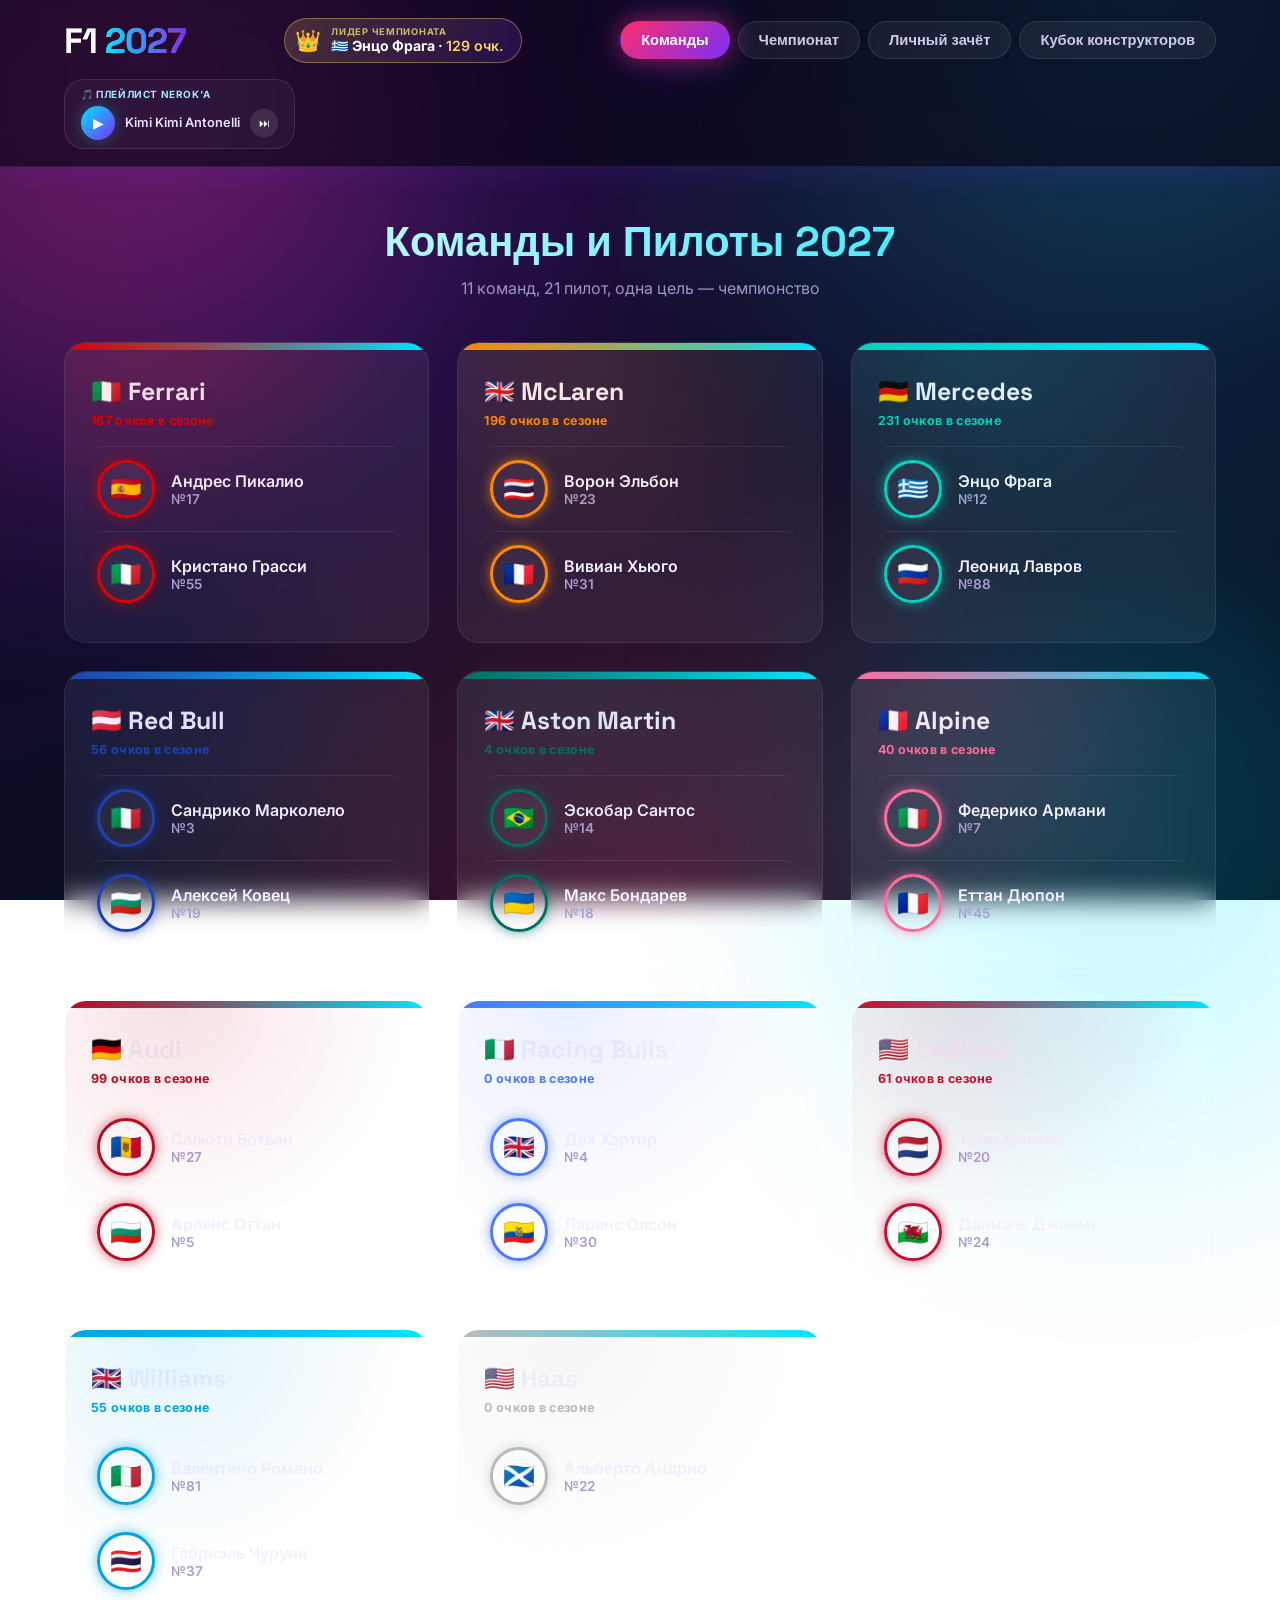
<file: index.html>
<!DOCTYPE html>
<html lang="ru">
<head>
<meta charset="UTF-8">
<meta name="viewport" content="width=device-width, initial-scale=1.0">
<title>F1 2027 • Сезон</title>
<link href="https://fonts.googleapis.com/css2?family=Inter:wght@400;500;600;700;800&family=Space+Grotesk:wght@500;600;700;800&display=swap" rel="stylesheet">
<style>
:root{
    --red:#ff2d6b;
    --accent:#7b2ff7;
    --accent2:#00e5ff;
    --gold:#ffd166;
    --silver:#cfd8e3;
    --bronze:#e8985e;
    --glass: rgba(255,255,255,0.06);
    --glass-strong: rgba(255,255,255,0.1);
}
*{margin:0;padding:0;box-sizing:border-box;}
html{scroll-behavior:smooth;}
body{
    min-height:100vh;
    font-family:'Inter',sans-serif;
    color:#f3f1ff;
    background:
        radial-gradient(circle at 12% 8%, rgba(123,47,247,0.35), transparent 45%),
        radial-gradient(circle at 88% 0%, rgba(0,229,255,0.25), transparent 40%),
        radial-gradient(circle at 50% 100%, rgba(255,45,107,0.25), transparent 50%),
        linear-gradient(160deg, #0b0518 0%, #150a2b 35%, #0a0f24 70%, #060512 100%);
    background-attachment:fixed;
    overflow-x:hidden;
    position:relative;
}
/* decorative blurred glow shapes */
body::before, body::after{
    content:"";
    position:fixed;
    width:600px;height:600px;
    border-radius:50%;
    filter:blur(120px);
    z-index:0;
    pointer-events:none;
}
body::before{
    background:rgba(255,45,107,0.25);
    top:-200px; left:-200px;
    animation:float1 18s ease-in-out infinite;
}
body::after{
    background:rgba(0,229,255,0.2);
    bottom:-250px; right:-150px;
    animation:float2 22s ease-in-out infinite;
}
@keyframes float1{0%,100%{transform:translate(0,0);}50%{transform:translate(80px,60px);}}
@keyframes float2{0%,100%{transform:translate(0,0);}50%{transform:translate(-60px,-80px);}}

header{
    background:rgba(10,6,22,0.65);
    backdrop-filter:blur(18px);
    -webkit-backdrop-filter:blur(18px);
    border-bottom:1px solid rgba(255,255,255,0.08);
    box-shadow:0 4px 30px rgba(123,47,247,0.15);
    padding:1.1rem 5%;
    display:flex;
    justify-content:space-between;
    align-items:center;
    flex-wrap:wrap;
    gap:16px;
    position:sticky;
    top:0;
    z-index:100;
}
.logo{
    font-family:'Space Grotesk', sans-serif;
    font-size:2.2rem;
    font-weight:800;
    letter-spacing:-1px;
    background:linear-gradient(90deg,#fff 30%, var(--red) 70%);
    -webkit-background-clip:text;
    background-clip:text;
    -webkit-text-fill-color:transparent;
}
.logo span{
    background:linear-gradient(90deg, var(--accent2), var(--accent));
    -webkit-background-clip:text;
    background-clip:text;
    -webkit-text-fill-color:transparent;
}

.leader-badge{
    display:flex;
    align-items:center;
    gap:10px;
    background:linear-gradient(135deg, rgba(255,209,102,0.18), rgba(123,47,247,0.18));
    border:1px solid rgba(255,209,102,0.4);
    border-radius:50px;
    padding:7px 18px 7px 10px;
    cursor:pointer;
    transition:all 0.3s;
}
.leader-badge:hover{
    border-color:rgba(255,209,102,0.7);
    box-shadow:0 0 25px rgba(255,209,102,0.3);
    transform:translateY(-2px);
}
.leader-badge .crown{
    font-size:1.3rem;
    animation:crownPulse 2.2s ease-in-out infinite;
}
@keyframes crownPulse{
    0%,100%{transform:scale(1) rotate(0deg); filter:drop-shadow(0 0 4px rgba(255,209,102,0.5));}
    50%{transform:scale(1.15) rotate(-4deg); filter:drop-shadow(0 0 12px rgba(255,209,102,0.9));}
}
.leader-badge .leader-info{display:flex; flex-direction:column; line-height:1.25;}
.leader-badge .leader-label{
    font-size:0.58rem;
    text-transform:uppercase;
    letter-spacing:0.08em;
    color:#cbb86b;
    font-weight:700;
}
.leader-badge .leader-name{
    font-size:0.88rem;
    font-weight:700;
    color:#fff;
    white-space:nowrap;
}
.leader-badge .leader-points{
    color:var(--gold);
    font-weight:600;
}

.nav{display:flex;gap:8px;flex-wrap:wrap;}
.nav button{
    padding:10px 20px;
    background:var(--glass);
    border:1px solid rgba(255,255,255,0.1);
    color:#cfc9e8;
    border-radius:50px;
    font-weight:600;
    font-size:0.92rem;
    cursor:pointer;
    transition:all 0.3s;
    white-space:nowrap;
}
.nav button:hover{
    border-color:rgba(255,255,255,0.3);
    color:#fff;
    transform:translateY(-2px);
}
.nav button.active{
    background:linear-gradient(135deg, var(--red), var(--accent));
    color:white;
    border-color:transparent;
    box-shadow:0 0 25px rgba(255,45,107,0.5), 0 0 50px rgba(123,47,247,0.3);
}

.music-controls{
    display:flex;
    flex-direction:column;
    gap:6px;
    background:rgba(255,255,255,0.04);
    border:1px solid rgba(255,255,255,0.1);
    border-radius:20px;
    padding:8px 16px;
}
.playlist-label{
    font-size:0.62rem;
    font-weight:700;
    text-transform:uppercase;
    letter-spacing:0.06em;
    color:#9fe8ff;
    white-space:nowrap;
}
.player-row{
    display:flex;
    align-items:center;
    gap:10px;
}
.play-btn, .next-btn{
    background:linear-gradient(135deg, var(--accent2), var(--accent));
    color:white;
    border:none;
    width:34px; height:34px;
    border-radius:50%;
    font-size:0.85rem;
    cursor:pointer;
    box-shadow:0 0 16px rgba(0,229,255,0.3);
    transition:all 0.3s;
    display:flex;
    align-items:center;
    justify-content:center;
    flex-shrink:0;
}
.play-btn:hover, .next-btn:hover{transform:scale(1.08); box-shadow:0 0 24px rgba(0,229,255,0.5);}
.play-btn.playing{animation:pulseGlow 1.6s ease-in-out infinite;}
.next-btn{width:28px; height:28px; font-size:0.7rem; background:rgba(255,255,255,0.1); box-shadow:none;}
.next-btn:hover{background:rgba(255,255,255,0.18);}
@keyframes pulseGlow{
    0%,100%{box-shadow:0 0 16px rgba(0,229,255,0.4);}
    50%{box-shadow:0 0 28px rgba(123,47,247,0.6);}
}
.track-name{
    font-size:0.8rem;
    font-weight:600;
    color:#e8e3ff;
    max-width:160px;
    white-space:nowrap;
    overflow:hidden;
    text-overflow:ellipsis;
}

.container{max-width:1350px; margin:0 auto; padding:48px 5% 80px; position:relative; z-index:1;}

.tab-content{display:none; animation:fadeIn 0.5s ease;}
.tab-content.active{display:block;}
@keyframes fadeIn{from{opacity:0; transform:translateY(12px);} to{opacity:1; transform:translateY(0);}}

.page-title{
    text-align:center;
    font-family:'Space Grotesk', sans-serif;
    font-size:2.6rem;
    font-weight:700;
    margin-bottom:10px;
    background:linear-gradient(90deg,#fff, var(--accent2));
    -webkit-background-clip:text;
    background-clip:text;
    -webkit-text-fill-color:transparent;
}
.page-subtitle{
    text-align:center;
    color:#9d94c4;
    font-size:1rem;
    margin-bottom:44px;
}

/* ===== TEAMS ===== */
.grid{
    display:grid;
    grid-template-columns:repeat(auto-fill, minmax(340px, 1fr));
    gap:28px;
}
.team-card{
    background:var(--glass);
    backdrop-filter:blur(14px);
    -webkit-backdrop-filter:blur(14px);
    border-radius:22px;
    overflow:hidden;
    border:1px solid rgba(255,255,255,0.08);
    transition:all 0.4s cubic-bezier(.2,.8,.2,1);
    position:relative;
}
.team-card::before{
    content:"";
    position:absolute;
    inset:0;
    background:radial-gradient(circle at 30% 0%, var(--team-color), transparent 60%);
    opacity:0.12;
    pointer-events:none;
}
.team-card:hover{
    transform:translateY(-10px) scale(1.015);
    border-color:rgba(255,255,255,0.2);
    box-shadow:0 30px 60px -10px rgba(0,0,0,0.5), 0 0 40px -5px var(--team-color);
}
.team-header{height:7px; background:linear-gradient(90deg, var(--team-color), var(--accent2));}
.team-body{padding:26px;}
.team-name{
    font-family:'Space Grotesk', sans-serif;
    font-size:1.55rem;
    font-weight:700;
    margin-bottom:6px;
    display:flex;
    align-items:center;
    gap:10px;
}
.team-points{
    font-size:0.78rem;
    color:var(--team-color);
    font-weight:700;
    margin-bottom:18px;
    letter-spacing:0.3px;
}
.pilot{
    display:flex;
    align-items:center;
    gap:16px;
    padding:13px 6px;
    border-top:1px solid rgba(255,255,255,0.08);
    border-radius:12px;
    transition:background 0.25s;
}
.pilot:hover{background:rgba(255,255,255,0.04);}
.pilot-photo{
    width:58px; height:58px; border-radius:50%;
    display:flex; align-items:center; justify-content:center;
    font-size:1.6rem;
    border:3px solid var(--team-color);
    background:rgba(255,255,255,0.05);
    flex-shrink:0;
    box-shadow:0 0 15px -3px var(--team-color);
}
.pilot-name{font-weight:600; font-size:1rem;}
.pilot-num{color:#a89fcf; font-size:0.85rem; font-weight:600;}

/* ===== CHAMPIONSHIP / RACES ===== */
.race{
    background:var(--glass);
    backdrop-filter:blur(14px);
    -webkit-backdrop-filter:blur(14px);
    padding:26px 28px;
    border-radius:20px;
    margin-bottom:26px;
    border:1px solid rgba(255,255,255,0.08);
    border-left:5px solid var(--red);
    transition:transform 0.3s;
}
.race:hover{transform:translateX(4px);}
.race h3{
    margin-bottom:18px;
    font-size:1.35rem;
    font-family:'Space Grotesk', sans-serif;
    font-weight:600;
}
.pos{
    padding:13px 18px;
    background:rgba(255,255,255,0.05);
    border-radius:14px;
    margin-bottom:9px;
    font-weight:500;
    display:flex;
    align-items:center;
    gap:10px;
    transition:transform 0.2s;
}
.pos:hover{transform:translateX(6px);}
.gold{border-left:4px solid var(--gold); box-shadow:inset 0 0 25px -10px var(--gold);}
.silver{border-left:4px solid var(--silver); box-shadow:inset 0 0 25px -10px var(--silver);}
.bronze{border-left:4px solid var(--bronze); box-shadow:inset 0 0 25px -10px var(--bronze);}

.other-pos{
    background:rgba(255,255,255,0.03);
    color:#b7aedd;
    font-size:0.92rem;
    padding:10px 18px;
}
.pos-num{
    display:inline-block;
    width:22px;
    color:#7a71a0;
    font-weight:700;
    font-size:0.82rem;
}
.podium-toggle{
    display:block;
    margin:6px auto 0;
    background:var(--glass);
    border:1px solid rgba(255,255,255,0.12);
    color:#cfc9e8;
    padding:8px 18px;
    border-radius:30px;
    font-size:0.78rem;
    font-weight:600;
    cursor:pointer;
    transition:all 0.25s;
}
.podium-toggle:hover{
    background:linear-gradient(135deg, var(--red), var(--accent));
    color:#fff;
    border-color:transparent;
}
.podium .other-pos{display:none;}
.podium.expanded .other-pos{display:flex; align-items:center; gap:6px;}

/* ===== STANDINGS TABLES (Личный зачёт / Кубок конструкторов) ===== */
.standings-wrap{
    background:var(--glass);
    backdrop-filter:blur(14px);
    -webkit-backdrop-filter:blur(14px);
    border-radius:24px;
    border:1px solid rgba(255,255,255,0.08);
    overflow-x:auto;
    margin-bottom:40px;
}
table.standings{
    width:100%;
    min-width:640px;
    border-collapse:collapse;
}
table.standings thead th{
    text-align:left;
    padding:18px 22px;
    font-size:0.72rem;
    text-transform:uppercase;
    letter-spacing:0.08em;
    color:#9d94c4;
    border-bottom:1px solid rgba(255,255,255,0.1);
    font-weight:700;
    background:rgba(255,255,255,0.03);
    white-space:nowrap;
}
table.standings tbody tr{
    border-bottom:1px solid rgba(255,255,255,0.05);
    transition:background 0.25s;
}
table.standings tbody tr:last-child{border-bottom:none;}
table.standings tbody tr:hover{background:rgba(255,255,255,0.05);}
table.standings td{padding:16px 22px; font-size:0.98rem;}
.rank-cell{
    font-family:'Space Grotesk', sans-serif;
    font-weight:800;
    font-size:1.1rem;
    width:50px;
    text-align:center;
}
tr.rank-1 .rank-cell{color:var(--gold); text-shadow:0 0 12px rgba(255,209,102,0.6);}
tr.rank-2 .rank-cell{color:var(--silver); text-shadow:0 0 12px rgba(207,216,227,0.6);}
tr.rank-3 .rank-cell{color:var(--bronze); text-shadow:0 0 12px rgba(232,152,94,0.6);}

.rank-cell{display:flex; flex-direction:column; align-items:center; gap:2px;}
.trend{
    font-size:0.62rem;
    font-weight:700;
    text-shadow:none;
    letter-spacing:0;
}
.trend-up{color:#3ddc84;}
.trend-down{color:#ff5470;}
.trend-flat{color:#6b6388;}

.form-cell{text-align:center;}
.form-row{display:flex; gap:4px; justify-content:center; flex-wrap:nowrap;}
.form-dot{
    width:24px; height:24px;
    border-radius:50%;
    display:flex; align-items:center; justify-content:center;
    font-size:0.62rem;
    font-weight:700;
    color:#0a0617;
    flex-shrink:0;
}
.form-podium{background:linear-gradient(135deg, var(--gold), #ffb347);}
.form-points{background:linear-gradient(135deg, #6ee7b7, #34d399); color:#06281a;}
.form-out{background:linear-gradient(135deg, #ff6b8b, #ff3d68); color:#2a0510;}

.driver-cell{display:flex; align-items:center; gap:12px; font-weight:600; white-space:nowrap;}
.driver-flag{font-size:1.1rem;}
.driver-team-dot{
    width:10px; height:10px; border-radius:50%;
    box-shadow:0 0 8px 1px currentColor;
    flex-shrink:0;
}
.team-name-sub{color:#9d94c4; font-size:0.78rem; font-weight:500; margin-top:2px;}

.pts-cell{
    font-weight:800;
    font-size:1.15rem;
    text-align:right;
    color:#fff;
    white-space:nowrap;
    min-width:90px;
}
.pts-bar-wrap{
    margin-top:6px;
    width:100%;
    max-width:160px;
    height:6px;
    background:rgba(255,255,255,0.08);
    border-radius:6px;
    overflow:hidden;
}
.pts-bar-fill{
    height:100%;
    border-radius:6px;
    background:linear-gradient(90deg, var(--red), var(--accent2));
}
.wins-cell{color:#9d94c4; font-size:0.85rem; text-align:center;}
.podiums-cell{color:#9d94c4; font-size:0.85rem; text-align:center; white-space:nowrap;}

.legend-note{
    text-align:center;
    color:#7a71a0;
    font-size:0.82rem;
    margin-top:-18px;
    margin-bottom:38px;
}

@media(max-width:768px){
    .container{padding:32px 4% 60px;}
    .page-title{font-size:1.9rem;}
    table.standings td, table.standings thead th{padding:12px 14px; font-size:0.85rem;}
    .driver-team-dot{display:none;}
    .pts-bar-wrap{display:none;}
    .pts-cell{font-size:1rem; min-width:70px;}
    .form-dot{width:19px; height:19px; font-size:0.55rem;}
    .form-row{gap:3px;}
    .logo{font-size:1.6rem;}
    .nav button{padding:8px 14px; font-size:0.82rem;}
    .leader-badge{padding:5px 12px 5px 8px; order:3; width:100%; justify-content:center;}
    .leader-badge .leader-name{font-size:0.8rem;}
    .music-controls{order:4; width:100%; align-items:center;}
    .track-name{max-width:120px;}
}
</style>
</head>
<body>

<header>
    <div class="logo">F1 <span>2027</span></div>
    <div class="leader-badge" id="leaderBadge" onclick="switchTab(2)" title="Перейти в личный зачёт"></div>
    <div class="nav">
        <button class="active" onclick="switchTab(0)">Команды</button>
        <button onclick="switchTab(1)">Чемпионат</button>
        <button onclick="switchTab(2)">Личный зачёт</button>
        <button onclick="switchTab(3)">Кубок конструкторов</button>
    </div>
    <div class="music-controls" id="musicControls">
        <div class="playlist-label">🎵 Плейлист Nerok'а</div>
        <div class="player-row">
            <button id="musicBtn" class="play-btn" onclick="toggleMusic()" title="Play/Pause">▶</button>
            <span id="trackName" class="track-name">—</span>
            <button class="next-btn" onclick="nextTrack()" title="Следующий трек">⏭</button>
        </div>
    </div>
</header>

<div class="container">

    <div id="tab0" class="tab-content active">
        <div class="page-title">Команды и Пилоты 2027</div>
        <div class="page-subtitle">11 команд, 21 пилот, одна цель — чемпионство</div>
        <div class="grid" id="teamsGrid"></div>
    </div>

    <div id="tab1" class="tab-content">
        <div class="page-title">Результаты Сезона 2027</div>
        <div class="page-subtitle">Полные финишные протоколы всех прошедших Гран-при</div>
        <div id="championship"></div>
    </div>

    <div id="tab2" class="tab-content">
        <div class="page-title">Личный зачёт пилотов</div>
        <div class="page-subtitle">Очки начислены по результатам всех Гран-при сезона</div>
        <div class="standings-wrap">
            <table class="standings">
                <thead>
                    <tr>
                        <th>#</th>
                        <th>Пилот</th>
                        <th style="text-align:center;">Подиумы</th>
                        <th style="text-align:center;">Форма</th>
                        <th style="text-align:right;">Очки</th>
                    </tr>
                </thead>
                <tbody id="driversStandingsBody"></tbody>
            </table>
        </div>
        <div class="legend-note">Очки: 25-18-15-12-10-8-6-4-2-1 за места с 1 по 10 (полная система очков F1) · ▲/▼ — изменение позиции после последней гонки · Форма — последние 5 финишей</div>
    </div>

    <div id="tab3" class="tab-content">
        <div class="page-title">Кубок конструкторов</div>
        <div class="page-subtitle">Суммарные очки команд по результатам пилотов</div>
        <div class="standings-wrap">
            <table class="standings">
                <thead>
                    <tr>
                        <th>#</th>
                        <th>Команда</th>
                        <th style="text-align:center;">Подиумы</th>
                        <th style="text-align:right;">Очки</th>
                    </tr>
                </thead>
                <tbody id="constructorsStandingsBody"></tbody>
            </table>
        </div>
        <div class="legend-note">Очки команды = сумма очков обоих пилотов на каждом Гран-при</div>
    </div>

</div>

<script>
const teams = [
    {name:"Ferrari", color:"#dc0000", flag:"🇮🇹", pilots:[{name:"Андрес Пикалио", num:17, flag:"🇪🇸"},{name:"Кристано Грасси", num:55, flag:"🇮🇹"}]},
    {name:"McLaren", color:"#ff8700", flag:"🇬🇧", pilots:[{name:"Ворон Эльбон", num:23, flag:"🇹🇭"},{name:"Вивиан Хьюго", num:31, flag:"🇫🇷"}]},
    {name:"Mercedes", color:"#00d2be", flag:"🇩🇪", pilots:[{name:"Энцо Фрага", num:12, flag:"🇬🇷"},{name:"Леонид Лавров", num:88, flag:"🇷🇺"}]},
    {name:"Red Bull", color:"#1e41b0", flag:"🇦🇹", pilots:[{name:"Сандрико Марколело", num:3, flag:"🇮🇹"},{name:"Алексей Ковец", num:19, flag:"🇧🇬"}]},
    {name:"Aston Martin", color:"#006f62", flag:"🇬🇧", pilots:[{name:"Эскобар Сантос", num:14, flag:"🇧🇷"},{name:"Макс Бондарев", num:18, flag:"🇺🇦"}]},
    {name:"Alpine", color:"#ff6b9d", flag:"🇫🇷", pilots:[{name:"Федерико Армани", num:7, flag:"🇮🇹"},{name:"Еттан Дюпон", num:45, flag:"🇫🇷"}]},
    {name:"Audi", color:"#bb0a21", flag:"🇩🇪", pilots:[{name:"Салюти Ботван", num:27, flag:"🇲🇩"},{name:"Арленс Оттан", num:5, flag:"🇧🇬"}]},
    {name:"Racing Bulls", color:"#4d7aff", flag:"🇮🇹", pilots:[{name:"Дех Хартор", num:4, flag:"🇬🇧"},{name:"Ларенс Олсон", num:30, flag:"🇪🇨"}]},
    {name:"Cadillac", color:"#c8102e", flag:"🇺🇸", pilots:[{name:"Тони Монтес", num:20, flag:"🇳🇱"},{name:"Даниэль Джеймс", num:24, flag:"🏴󠁧󠁢󠁷󠁬󠁳󠁿"}]},
    {name:"Williams", color:"#00a3e0", flag:"🇬🇧", pilots:[{name:"Валентино Романо", num:81, flag:"🇮🇹"},{name:"Габриэль Чуруни", num:37, flag:"🇹🇭"}]},
    {name:"Haas", color:"#b6babd", flag:"🇺🇸", pilots:[{name:"Альберто Андрио", num:22, flag:"🏴󠁧󠁢󠁳󠁣󠁴󠁿"}]}
];

// Карта: имя пилота -> {team, color, flag}
const pilotInfo = {};
teams.forEach(team => {
    team.pilots.forEach(p => {
        pilotInfo[p.name] = {team: team.name, color: team.color, flag: p.flag, num: p.num};
    });
});

function renderTeams() {
    const grid = document.getElementById('teamsGrid');
    grid.innerHTML = '';
    teams.forEach(team => {
        let html = `<div class="team-card" style="--team-color:${team.color}">
            <div class="team-header"></div>
            <div class="team-body">
                <div class="team-name">${team.flag} ${team.name}</div>
                <div class="team-points">${constructorsPointsMap[team.name] || 0} очков в сезоне</div>`;
        team.pilots.forEach(p => {
            html += `<div class="pilot">
                <div class="pilot-photo">${p.flag}</div>
                <div>
                    <div class="pilot-name">${p.name}</div>
                    <div class="pilot-num">№${p.num}</div>
                </div>
            </div>`;
        });
        html += `</div></div>`;
        grid.innerHTML += html;
    });
}

// Гонки сезона: полный финишный протокол (1-20 место) для каждого Гран-при.
// Порядок — реальный хронологический календарь сезона: Бахрейн → Австралия → Япония →
// Китай → Майами → Эмилия-Романья → Монако → Испания → Канада.
// Звёздочки ⭐ в исходных данных — просто отметка/выделение, на очки не влияют.
const races = [
    {flag:"🇧🇭", name:"Гран-при Бахрейна", results:[
        "Энцо Фрага","Ворон Эльбон","Андрес Пикалио","Леонид Лавров","Алексей Ковец",
        "Вивиан Хьюго","Кристано Грасси","Арленс Оттан","Эскобар Сантос","Даниэль Джеймс",
        "Федерико Армани","Сандрико Марколело","Валентино Романо","Габриэль Чуруни","Салюти Ботван",
        "Макс Бондарев","Еттан Дюпон","Дех Хартор","Ларенс Олсон","Альберто Андрио"
    ]},
    {flag:"🇦🇺", name:"Гран-при Австралии", results:[
        "Андрес Пикалио","Вивиан Хьюго","Арленс Оттан","Энцо Фрага","Габриэль Чуруни",
        "Кристано Грасси","Даниэль Джеймс","Леонид Лавров","Федерико Армани","Ворон Эльбон",
        "Алексей Ковец","Салюти Ботван","Еттан Дюпон","Валентино Романо","Эскобар Сантос",
        "Макс Бондарев","Сандрико Марколело","Дех Хартор","Ларенс Олсон","Альберто Андрио"
    ]},
    {flag:"🇯🇵", name:"Гран-при Японии", results:[
        "Леонид Лавров","Энцо Фрага","Ворон Эльбон","Алексей Ковец","Еттан Дюпон",
        "Арленс Оттан","Андрес Пикалио","Габриэль Чуруни","Вивиан Хьюго","Даниэль Джеймс",
        "Кристано Грасси","Эскобар Сантос","Валентино Романо","Федерико Армани","Сандрико Марколело",
        "Макс Бондарев","Салюти Ботван","Альберто Андрио","Дех Хартор","Ларенс Олсон"
    ]},
    {flag:"🇨🇳", name:"Гран-при Китая", results:[
        "Вивиан Хьюго","Арленс Оттан","Федерико Армани","Андрес Пикалио","Леонид Лавров",
        "Даниэль Джеймс","Ворон Эльбон","Алексей Ковец","Энцо Фрага","Габриэль Чуруни",
        "Кристано Грасси","Салюти Ботван","Эскобар Сантос","Еттан Дюпон","Валентино Романо",
        "Дех Хартор","Макс Бондарев","Альберто Андрио","Сандрико Марколело","Ларенс Олсон"
    ]},
    {flag:"🇺🇸", name:"Гран-при Майами", results:[
        "Арленс Оттан","Ворон Эльбон","Леонид Лавров","Энцо Фрага","Даниэль Джеймс",
        "Вивиан Хьюго","Андрес Пикалио","Алексей Ковец","Габриэль Чуруни","Эскобар Сантос",
        "Кристано Грасси","Федерико Армани","Сандрико Марколело","Салюти Ботван","Макс Бондарев",
        "Валентино Романо","Еттан Дюпон","Дех Хартор","Альберто Андрио","Ларенс Олсон"
    ]},
    {flag:"🇮🇹", name:"Гран-при Эмилии-Романьи", results:[
        "Кристано Грасси","Андрес Пикалио","Энцо Фрага","Вивиан Хьюго","Леонид Лавров",
        "Алексей Ковец","Валентино Романо","Ворон Эльбон","Арленс Оттан","Федерико Армани",
        "Эскобар Сантос","Даниэль Джеймс","Салюти Ботван","Габриэль Чуруни","Сандрико Марколело",
        "Еттан Дюпон","Макс Бондарев","Дех Хартор","Ларенс Олсон","Альберто Андрио"
    ]},
    {flag:"🇲🇨", name:"Гран-при Монако", results:[
        "Даниэль Джеймс","Вивиан Хьюго","Энцо Фрага","Леонид Лавров","Арленс Оттан",
        "Андрес Пикалио","Габриэль Чуруни","Алексей Ковец","Федерико Армани","Кристано Грасси",
        "Валентино Романо","Эскобар Сантос","Ворон Эльбон","Салюти Ботван","Еттан Дюпон",
        "Макс Бондарев","Сандрико Марколело","Дех Хартор","Альберто Андрио","Ларенс Олсон"
    ]},
    {flag:"🇪🇸", name:"Гран-при Испании", results:[
        "Андрес Пикалио","Энцо Фрага","Ворон Эльбон","Алексей Ковец","Федерико Армани",
        "Леонид Лавров","Вивиан Хьюго","Кристано Грасси","Арленс Оттан","Эскобар Сантос",
        "Валентино Романо","Габриэль Чуруни","Даниэль Джеймс","Сандрико Марколело","Салюти Ботван",
        "Еттан Дюпон","Макс Бондарев","Дех Хартор","Ларенс Олсон","Альберто Андрио"
    ]},
    {flag:"🇨🇦", name:"Гран-при Канады", results:[
        "Габриэль Чуруни","Ворон Эльбон","Арленс Оттан","Энцо Фрага","Даниэль Джеймс",
        "Кристано Грасси","Леонид Лавров","Вивиан Хьюго","Алексей Ковец","Валентино Романо",
        "Андрес Пикалио","Эскобар Сантос","Федерико Армани","Салюти Ботван","Еттан Дюпон",
        "Сандрико Марколело","Макс Бондарев","Альберто Андрио","Дех Хартор","Ларенс Олсон"
    ]}
];

// Очковая система F1 за топ-10: 1й-25, 2й-18, 3й-15, 4й-12, 5й-10, 6й-8, 7й-6, 8й-4, 9й-2, 10й-1
const POINTS_TABLE = [25,18,15,12,10,8,6,4,2,1];

// Считаем очки/победы/подиумы для пилотов на основе полного протокола каждой гонки
const driverStats = {};
races.forEach(race => {
    race.results.forEach((pilotName, idx) => {
        const position = idx + 1;
        if (!driverStats[pilotName]) {
            driverStats[pilotName] = {points:0, wins:0, podiums:0};
        }
        const pts = POINTS_TABLE[idx] || 0;
        driverStats[pilotName].points += pts;
        if (position <= 3) driverStats[pilotName].podiums += 1;
        if (position === 1) driverStats[pilotName].wins += 1;
    });
});

// Кумулятивный зачёт после каждой гонки — нужен для "формы" и "динамики позиции"
const allPilotNames = Object.keys(driverStats);
const cumulativePoints = {};
allPilotNames.forEach(name => cumulativePoints[name] = 0);

// standingsHistory[raceIdx] = массив имён пилотов, отсортированный по местам в общем зачёте ПОСЛЕ этой гонки
const standingsHistory = [];
// finishHistory[pilotName] = массив позиций в каждой гонке (1-20), по порядку гонок
const finishHistory = {};
allPilotNames.forEach(name => finishHistory[name] = []);

races.forEach(race => {
    race.results.forEach((pilotName, idx) => {
        const position = idx + 1;
        cumulativePoints[pilotName] += POINTS_TABLE[idx] || 0;
        finishHistory[pilotName].push(position);
    });
    const standingOrder = allPilotNames.slice().sort((a,b) => cumulativePoints[b] - cumulativePoints[a]);
    standingsHistory.push(standingOrder);
});

// Текущая позиция в зачёте (после последней гонки) и позиция перед последней гонкой
const latestStandingOrder = standingsHistory[standingsHistory.length - 1];
const previousStandingOrder = standingsHistory.length > 1 ? standingsHistory[standingsHistory.length - 2] : null;

function getTrend(pilotName) {
    if (!previousStandingOrder) return 0;
    const nowRank = latestStandingOrder.indexOf(pilotName);
    const prevRank = previousStandingOrder.indexOf(pilotName);
    if (prevRank === -1) return 0;
    return prevRank - nowRank; // положительное = поднялся, отрицательное = опустился
}

function getRecentForm(pilotName, count) {
    const history = finishHistory[pilotName] || [];
    return history.slice(-count);
}

// Считаем очки/победы/подиумы для команд (сумма по пилотам команды)
const constructorStats = {};
teams.forEach(team => constructorStats[team.name] = {points:0, wins:0, podiums:0});
Object.keys(driverStats).forEach(pilotName => {
    const info = pilotInfo[pilotName];
    if (!info) return;
    const stats = driverStats[pilotName];
    constructorStats[info.team].points += stats.points;
    constructorStats[info.team].wins += stats.wins;
    constructorStats[info.team].podiums += stats.podiums;
});

const constructorsPointsMap = {};
Object.keys(constructorStats).forEach(name => constructorsPointsMap[name] = constructorStats[name].points);

function renderDriversStandings() {
    const tbody = document.getElementById('driversStandingsBody');
    const sorted = Object.keys(driverStats)
        .map(name => ({name, ...driverStats[name], info: pilotInfo[name]}))
        .sort((a,b) => b.points - a.points);

    const maxPoints = sorted.length ? sorted[0].points : 1;

    tbody.innerHTML = sorted.map((d, i) => {
        const rank = i + 1;
        const rankClass = rank <= 3 ? `rank-${rank}` : '';
        const barWidth = Math.max(6, Math.round((d.points / maxPoints) * 100));
        const color = d.info ? d.info.color : '#ff2d6b';
        const flag = d.info ? d.info.flag : '';
        const teamName = d.info ? d.info.team : '—';

        const trend = getTrend(d.name);
        let trendHTML;
        if (trend > 0) trendHTML = `<span class="trend trend-up">▲${trend}</span>`;
        else if (trend < 0) trendHTML = `<span class="trend trend-down">▼${Math.abs(trend)}</span>`;
        else trendHTML = `<span class="trend trend-flat">—</span>`;

        const form = getRecentForm(d.name, 5);
        const formHTML = form.map(pos => {
            let cls = 'form-out';
            if (pos <= 3) cls = 'form-podium';
            else if (pos <= 10) cls = 'form-points';
            return `<span class="form-dot ${cls}" title="${pos} место">${pos}</span>`;
        }).join('');

        return `<tr class="${rankClass}">
            <td class="rank-cell">${rank}${trendHTML}</td>
            <td>
                <div class="driver-cell">
                    <span class="driver-team-dot" style="color:${color}; background:${color};"></span>
                    <span class="driver-flag">${flag}</span>
                    <div>
                        <div>${d.name}</div>
                        <div class="team-name-sub">${teamName}</div>
                    </div>
                </div>
            </td>
            <td class="podiums-cell">${d.podiums}</td>
            <td class="form-cell"><div class="form-row">${formHTML}</div></td>
            <td class="pts-cell">
                ${d.points}
                <div class="pts-bar-wrap"><div class="pts-bar-fill" style="width:${barWidth}%; background:linear-gradient(90deg, ${color}, var(--accent2));"></div></div>
            </td>
        </tr>`;
    }).join('');
}

function renderConstructorsStandings() {
    const tbody = document.getElementById('constructorsStandingsBody');
    const sorted = teams
        .map(team => ({name:team.name, flag:team.flag, color:team.color, ...constructorStats[team.name]}))
        .sort((a,b) => b.points - a.points);

    const maxPoints = sorted.length ? Math.max(...sorted.map(t=>t.points), 1) : 1;

    tbody.innerHTML = sorted.map((t, i) => {
        const rank = i + 1;
        const rankClass = rank <= 3 ? `rank-${rank}` : '';
        const barWidth = Math.max(6, Math.round((t.points / maxPoints) * 100));
        return `<tr class="${rankClass}">
            <td class="rank-cell">${rank}</td>
            <td>
                <div class="driver-cell">
                    <span class="driver-team-dot" style="color:${t.color}; background:${t.color};"></span>
                    <span class="driver-flag">${t.flag}</span>
                    <div>${t.name}</div>
                </div>
            </td>
            <td class="podiums-cell">${t.podiums}</td>
            <td class="pts-cell">
                ${t.points}
                <div class="pts-bar-wrap"><div class="pts-bar-fill" style="width:${barWidth}%; background:linear-gradient(90deg, ${t.color}, var(--accent2));"></div></div>
            </td>
        </tr>`;
    }).join('');
}

const championshipHTML = races.map((race, raceIdx) => {
    const medalClass = {1:'gold', 2:'silver', 3:'bronze'};
    const medalEmoji = {1:'🥇', 2:'🥈', 3:'🥉'};
    const rowsHTML = race.results.map((pilotName, idx) => {
        const position = idx + 1;
        const info = pilotInfo[pilotName];
        const teamLabel = info ? ` (${info.team})` : '';
        if (position <= 3) {
            return `<div class="pos ${medalClass[position]}">${medalEmoji[position]} ${pilotName}${teamLabel}</div>`;
        }
        return `<div class="pos other-pos"><span class="pos-num">${position}</span> ${pilotName}${teamLabel}</div>`;
    }).join('');
    return `<div class="race">
        <h3>${race.flag} ${race.name}</h3>
        <div class="podium" id="podium-${raceIdx}">${rowsHTML}</div>
        <button class="podium-toggle" onclick="toggleProtocol(${raceIdx}, this)">Показать полный протокол (4–20)</button>
    </div>`;
}).join('');

function toggleProtocol(idx, btn) {
    const el = document.getElementById('podium-' + idx);
    el.classList.toggle('expanded');
    btn.textContent = el.classList.contains('expanded') ? 'Скрыть полный протокол' : 'Показать полный протокол (4–20)';
}

function renderLeaderBadge() {
    const badge = document.getElementById('leaderBadge');
    const sorted = Object.keys(driverStats)
        .map(name => ({name, ...driverStats[name], info: pilotInfo[name]}))
        .sort((a,b) => b.points - a.points);
    if (!sorted.length) { badge.style.display = 'none'; return; }
    const leader = sorted[0];
    const flag = leader.info ? leader.info.flag : '';
    badge.innerHTML = `
        <span class="crown">👑</span>
        <div class="leader-info">
            <span class="leader-label">Лидер чемпионата</span>
            <span class="leader-name">${flag} ${leader.name} · <span class="leader-points">${leader.points} очк.</span></span>
        </div>
    `;
}

const playlist = [
    {title:"Kimi Kimi Antonelli", file:"Maxx_Power_Carte_Blanq_-_Kimi_Antonelli_81266002.mp3"},
    {title:"Free Bird", file:"Free Bird.mp3"},
    {title:"Kiss Me Again (Nightcore)", file:"Kiss Me Again - Nightcore Mix.mp3"},
    {title:"Max Verstappen — Mexico Remix", file:"Carte_Blanq_Maxx_Power_-_33_Max_Verstappen_DJ_Rene_Abrego_Mexico_Remix_Extended_Version_(SkySound.cc).mp3"}
    
];

let currentTrackIndex = 0;
let audio = null;

function loadTrack(index, autoplay) {
    const wasPlaying = audio ? !audio.paused : false;
    if (audio) {
        audio.pause();
        audio = null;
    }
    currentTrackIndex = ((index % playlist.length) + playlist.length) % playlist.length;
    const track = playlist[currentTrackIndex];
    audio = new Audio(track.file);
    audio.loop = false;
    audio.addEventListener('ended', () => nextTrack(true));
    document.getElementById('trackName').textContent = track.title;
    const btn = document.getElementById('musicBtn');
    if (autoplay || wasPlaying) {
        audio.play();
        btn.classList.add('playing');
        btn.textContent = '⏸';
    } else {
        btn.classList.remove('playing');
        btn.textContent = '▶';
    }
}

function toggleMusic() {
    const btn = document.getElementById('musicBtn');
    if (!audio) {
        loadTrack(currentTrackIndex, true);
        return;
    }
    if (audio.paused) {
        audio.play();
        btn.classList.add('playing');
        btn.textContent = '⏸';
    } else {
        audio.pause();
        btn.classList.remove('playing');
        btn.textContent = '▶';
    }
}

function nextTrack(autoplay) {
    loadTrack(currentTrackIndex + 1, autoplay === true || (audio && !audio.paused));
}

function switchTab(n) {
    document.querySelectorAll('.tab-content').forEach(el => el.classList.remove('active'));
    document.getElementById('tab' + n).classList.add('active');
    document.querySelectorAll('.nav button').forEach((btn, i) => btn.classList.toggle('active', i === n));
}

window.onload = () => {
    renderTeams();
    document.getElementById('championship').innerHTML = championshipHTML;
    renderDriversStandings();
    renderConstructorsStandings();
    renderLeaderBadge();
    document.getElementById('trackName').textContent = playlist[0].title;
};
</script>
</body>
</html>
</file>
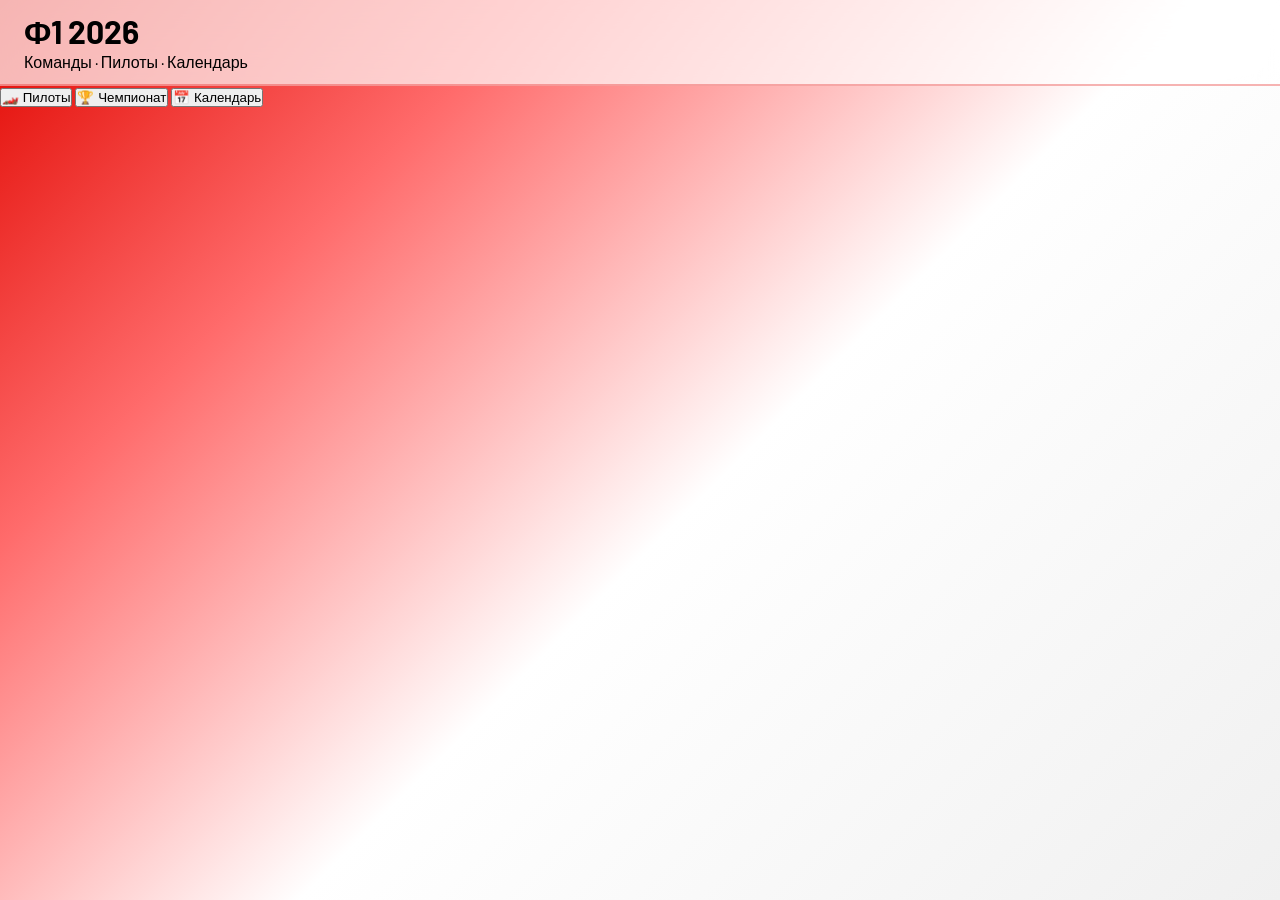
<file: deepseek_html_20260616_4f643b.html>
<!DOCTYPE html>
<html lang="ru">
<head>
    <meta charset="UTF-8">
    <meta name="viewport" content="width=device-width, initial-scale=1.0, maximum-scale=1.0, user-scalable=no">
    <title>F1 2026</title>
    <link href="https://fonts.googleapis.com/css2?family=Barlow+Condensed:wght@600;700;900&family=Barlow:wght@400;500&display=swap" rel="stylesheet">
    <link rel="stylesheet" href="styles/main.css">
</head>
<body>
    <header class="header">
        <div>
            <h1>Ф<span>1</span> 2026</h1>
            <p>Команды · Пилоты · Календарь</p>
        </div>
    </header>

    <nav class="tabs" id="tabs">
        <button class="tab active" data-tab="pilots">🏎️ Пилоты</button>
        <button class="tab" data-tab="standings">🏆 Чемпионат</button>
        <button class="tab" data-tab="calendar">📅 Календарь</button>
    </nav>

    <main>
        <section class="content active" id="pilots">
            <div class="grid" id="teamGrid"></div>
        </section>

        <section class="content" id="standings">
            <h2 style="font-family:'Barlow Condensed',sans-serif;font-size:1.2rem;font-weight:700;color:var(--text);margin-bottom:6px">🏆 Чемпионат 2026</h2>
            <p style="color:var(--muted);font-size:.7rem;margin-bottom:10px">⚠️ Сезон ещё не начался</p>
            <div id="standingsContent"></div>
        </section>

        <section class="content" id="calendar">
            <h2 style="font-family:'Barlow Condensed',sans-serif;font-size:1.2rem;font-weight:700;color:var(--text);margin-bottom:6px">📅 Гран-при 2026</h2>
            <p style="color:var(--muted);font-size:.7rem;margin-bottom:8px">24 этапа</p>
            <div class="calendar-grid" id="calendarGrid"></div>
        </section>
    </main>

    <div class="modal" id="modal">
        <div class="modal-box">
            <button class="modal-close" id="modalClose">✕</button>
            <div class="modal-init" id="modalInit">LN</div>
            <div class="modal-name" id="modalName">Ландо Норрис</div>
            <div class="modal-team" id="modalTeam">McLaren</div>
            <div class="modal-info">
                <div class="row"><span class="lbl">Страна</span><span class="val" id="modalCountry">🇬🇧 Великобритания</span></div>
                <div class="row"><span class="lbl">Возраст</span><span class="val" id="modalAge">25 лет</span></div>
                <div class="row"><span class="lbl">Номер</span><span class="val" id="modalNum">4</span></div>
                <div class="row"><span class="lbl">Команда</span><span class="val" id="modalTeamName">McLaren</span></div>
                <div class="row"><span class="lbl">Бюджет</span><span class="val" id="modalBudget">130 млн</span></div>
                <div class="row"><span class="lbl">Гран-при</span><span class="val" id="modalRaces">113</span></div>
                <div class="row"><span class="lbl">Победы</span><span class="val" id="modalWins">0</span></div>
            </div>
            <a class="modal-link" id="modalLink" href="#" target="_blank">📖 Википедия →</a>
        </div>
    </div>

    <script src="scripts/app.js"></script>
</body>
</html>
</file>
<file: styles/main.css>
*{margin:0;padding:0;box-sizing:border-box}
body{background:linear-gradient(135deg,#e10600 0%,#ff6b6b 25%,#ffffff 55%,#f0f0f0 100%);min-height:100vh;font-family:'Barlow',sans-serif;padding-bottom:30px;background-attachment:fixed;position:relative}

.header{background:rgba(255,255,255,0.7);backdrop-filter:blur(20px);padding:12px 24px;border-bottom:2px solid rgba(225,6,0,0.3);display:flex;align-items:center;justify-content:space-between;flex-wrap:wrap;gap:10px;position:sticky;top:0;z-index:100}
.header-left{display:flex;align-items:center;gap:20px;flex-wrap:wrap}
.logo{font-family:'Barlow Condensed',sans-serif;font-size:1.6rem;font-weight:900;text-transform:uppercase;color:#1a1a1a}
.logo span{color:#e10600}
.header-stats{font-size:.65rem;color:#888;font-weight:500;text-transform:uppercase}
.header-stats span{color:#1a1a1a;font-weight:700}
.header-right{display:flex;align-items:center;gap:12px;flex-wrap:wrap}

.music-btn{background:rgba(225,6,0,0.08);border:1px solid #e10600;color:#e10600;padding:4px 14px;border-radius:20px;font-family:'Barlow',sans-serif;font-size:.65rem;font-weight:600;cursor:pointer;transition:.25s}
.music-btn:hover{background:#e10600;color:#fff}
.music-btn.playing{background:#e10600;color:#fff;animation:pulse 1.5s ease-in-out infinite}
@keyframes pulse{0%,100%{box-shadow:0 0 0 0 rgba(225,6,0,0.3)}50%{box-shadow:0 0 0 8px rgba(225,6,0,0)}}

.countdown{font-size:.7rem;color:#e10600;font-weight:600;background:rgba(225,6,0,0.06);padding:4px 12px;border-radius:20px;border:1px solid rgba(225,6,0,0.1)}
.header-nav{display:flex;gap:2px;flex-wrap:wrap}
.header-nav .tab{background:transparent;border:none;padding:6px 14px;font-family:'Barlow Condensed',sans-serif;font-size:.65rem;font-weight:600;text-transform:uppercase;color:#888;cursor:pointer;transition:.25s;border-bottom:2px solid transparent}
.header-nav .tab:hover{color:#1a1a1a}
.header-nav .tab.active{color:#e10600;border-bottom-color:#e10600}

.content{display:none;padding:20px 24px;max-width:1400px;margin:0 auto;position:relative;z-index:1}
.content.active{display:block}

.filter-bar{display:flex;gap:6px;flex-wrap:wrap;margin-bottom:14px}
.filter-btn{background:rgba(255,255,255,0.5);border:1px solid rgba(225,6,0,0.2);padding:4px 14px;border-radius:20px;font-family:'Barlow Condensed',sans-serif;font-size:.65rem;font-weight:600;text-transform:uppercase;color:#888;cursor:pointer;transition:.25s}
.filter-btn:hover{border-color:#e10600;color:#1a1a1a}
.filter-btn.active{background:#e10600;color:#fff;border-color:#e10600}

.grid{display:grid;grid-template-columns:repeat(auto-fill,minmax(300px,1fr));gap:16px;margin-top:4px}
.card{background:rgba(255,255,255,0.6);backdrop-filter:blur(12px);-webkit-backdrop-filter:blur(12px);border-radius:12px;overflow:hidden;border:1px solid rgba(255,255,255,0.3);transition:transform .25s ease,box-shadow .25s;box-shadow:0 4px 20px rgba(225,6,0,0.06)}
.card:hover{transform:translateY(-4px);box-shadow:0 12px 40px rgba(225,6,0,0.12)}
.card-top{height:4px;background:var(--team-color,#e10600)}
.card-body{padding:16px 18px}
.card-team{font-family:'Barlow Condensed',sans-serif;font-size:1.1rem;font-weight:700;text-transform:uppercase;color:var(--team-color,#e10600);display:flex;justify-content:space-between;align-items:center}
.card-team .country{font-size:.7rem;color:#888;font-weight:400}
.card-budget{font-size:.6rem;color:#4caf50;font-weight:500;margin-bottom:10px}
.card-budget span{color:#888;font-weight:400;opacity:.5}
.card-label{font-size:.45rem;text-transform:uppercase;color:#888;letter-spacing:.1em;font-weight:600;margin:8px 0 4px}
.pilots-list{list-style:none;display:flex;flex-direction:column;gap:2px}
.pilot-item{display:flex;align-items:center;gap:10px;padding:4px 6px;border-radius:4px;cursor:pointer;transition:background .2s}
.pilot-item:hover{background:rgba(225,6,0,.05)}
.pilot-photo{width:32px;height:32px;border-radius:50%;object-fit:cover;border:2px solid #ddd;flex-shrink:0}
.pilot-item:hover .pilot-photo{border-color:#e10600}
.pilot-number{font-family:'Barlow Condensed',sans-serif;font-size:.9rem;font-weight:700;color:var(--team-color,#e10600);width:22px;text-align:right}
.pilot-name{font-size:.75rem;font-weight:500;color:#1a1a1a;display:flex;align-items:center;gap:4px}
.pilot-name .flag{font-size:.7rem}
.pilot-age{font-size:.55rem;color:#888;margin-left:auto}
.reserve .pilot-name{color:#888}
.reserve .pilot-number{color:#888;opacity:.4}
.vacant{color:#888;font-style:italic;opacity:.5;font-size:.7rem;padding:6px 0}

.calendar-list{display:flex;flex-direction:column;gap:6px;margin-top:8px}
.calendar-item{background:rgba(255,255,255,0.5);backdrop-filter:blur(8px);-webkit-backdrop-filter:blur(8px);border-radius:8px;padding:12px 16px;border-left:3px solid #e10600;cursor:pointer;transition:all .3s}
.calendar-item:hover{background:rgba(255,255,255,0.8)}
.calendar-item .calendar-header-row{display:flex;align-items:center;gap:14px;flex-wrap:wrap}
.calendar-item .round{font-size:.5rem;color:#888;font-weight:600;text-transform:uppercase;width:50px}
.calendar-item .race-name{font-family:'Barlow Condensed',sans-serif;font-size:1rem;font-weight:700;color:#1a1a1a;flex:1;min-width:120px}
.calendar-item .race-country{font-size:.7rem;color:#888;display:flex;align-items:center;gap:4px}
.calendar-item .race-date{font-size:.6rem;color:#888;margin-left:auto}
.calendar-item .toggle-icon{font-size:.8rem;color:#888;transition:transform .3s;margin-left:6px}
.calendar-item .toggle-icon.open{transform:rotate(180deg)}
.calendar-details{max-height:0;overflow:hidden;transition:max-height .4s ease}
.calendar-details.open{max-height:100px}
.calendar-details .detail-row{display:flex;gap:20px;padding:8px 0 4px;font-size:.7rem;border-top:1px solid #eee;margin-top:6px}
.calendar-details .detail-row span{color:#888}
.calendar-details .detail-row .value{color:#1a1a1a;font-weight:500}

.standings-header{margin-bottom:12px}
.standings-header h2{font-family:'Barlow Condensed',sans-serif;font-size:1.3rem;font-weight:700;color:#1a1a1a}
.standings-header .muted{color:#888;font-size:.7rem}
.standings-table{width:100%;border-collapse:collapse;font-size:.7rem;background:rgba(255,255,255,0.4);border-radius:8px;overflow:hidden}
.standings-table th{text-align:left;padding:8px 12px;color:#888;font-size:.5rem;text-transform:uppercase;border-bottom:2px solid #e10600;font-weight:600;background:rgba(225,6,0,0.05)}
.standings-table td{padding:6px 12px;border-bottom:1px solid #eee;color:#888}
.standings-table .pos{font-weight:700;color:#1a1a1a;width:28px}
.standings-table .driver{color:#1a1a1a;font-weight:500}
.standings-table .flag{font-size:.7rem;margin-right:4px}
.standings-table .pts{text-align:right;font-weight:600;color:#1a1a1a}
.standings-table .pos-1{color:#ffd700}
.standings-table .pos-2{color:#c0c0c0}
.standings-table .pos-3{color:#cd7f32}
.standings-table .progress-bar{width:60px;height:6px;background:#ddd;border-radius:3px;display:inline-block;vertical-align:middle;margin-left:6px}
.standings-table .progress-bar .fill{height:100%;background:#e10600;border-radius:3px;transition:width .5s}

[data-team=ferrari]{--team-color:#dc0000}
[data-team=mercedes]{--team-color:#00d2be}
[data-team=redbull]{--team-color:#1e41b0}
[data-team=williams]{--team-color:#00a3e0}
[data-team=racing-bulls]{--team-color:#4d7aff}
[data-team=haas]{--team-color:#b6babd}
[data-team=cadillac]{--team-color:#c8102e}
[data-team=aston]{--team-color:#006f62}
[data-team=audi]{--team-color:#bb0a21}
[data-team=alpine]{--team-color:#ff6b9d}
[data-team=mclaren]{--team-color:#ff8700}

.podium{display:flex;justify-content:center;align-items:flex-end;gap:12px;padding:20px 0 10px;margin:10px 0 20px}
.podium-item{display:flex;flex-direction:column;align-items:center;gap:4px}
.podium-item .podium-name{font-family:'Barlow Condensed',sans-serif;font-size:.7rem;font-weight:700;color:#1a1a1a}
.podium-item .podium-pos{font-size:1.2rem;font-weight:900}
.podium-item .podium-pos.gold{color:#ffd700}
.podium-item .podium-pos.silver{color:#c0c0c0}
.podium-item .podium-pos.bronze{color:#cd7f32}
.podium-item .podium-base{width:60px;text-align:center;padding:4px 0;border-radius:4px 4px 0 0;font-size:.5rem;font-weight:600;text-transform:uppercase;color:#fff}
.podium-item .podium-base.gold{height:80px;background:linear-gradient(180deg,#ffd700,#b8960c)}
.podium-item .podium-base.silver{height:60px;background:linear-gradient(180deg,#c0c0c0,#888)}
.podium-item .podium-base.bronze{height:45px;background:linear-gradient(180deg,#cd7f32,#8b5a2b)}

.history-grid{display:grid;grid-template-columns:repeat(auto-fill,minmax(280px,1fr));gap:16px;margin-top:12px}
.history-card{background:rgba(255,255,255,0.5);backdrop-filter:blur(8px);-webkit-backdrop-filter:blur(8px);border-radius:10px;padding:20px 24px;border:1px solid rgba(255,255,255,0.3);transition:transform .25s}
.history-card:hover{transform:translateY(-4px);box-shadow:0 8px 30px rgba(225,6,0,0.06)}
.history-year{font-family:'Barlow Condensed',sans-serif;font-size:2rem;font-weight:900;color:#e10600;margin-bottom:12px}
.history-item{display:flex;justify-content:space-between;padding:6px 0;border-bottom:1px solid #eee;font-size:.85rem}
.history-label{color:#888;font-weight:500}
.history-value{color:#1a1a1a;font-weight:600}

.transfers-list{display:flex;flex-direction:column;gap:8px;margin-top:12px}
.transfer-item{background:rgba(255,255,255,0.5);backdrop-filter:blur(8px);-webkit-backdrop-filter:blur(8px);border-radius:8px;padding:14px 18px;border-left:3px solid #e10600;display:flex;align-items:center;justify-content:space-between;flex-wrap:wrap;gap:8px}
.transfer-item .transfer-info{display:flex;align-items:center;gap:12px;flex-wrap:wrap}
.transfer-pilot{font-weight:600;color:#1a1a1a}
.transfer-from{color:#888}
.transfer-arrow{color:#888;font-size:1.2rem}
.transfer-to{color:#e10600;font-weight:600}
.transfer-price{font-weight:700;color:#4caf50}
.transfer-date{font-size:.6rem;color:#888}

.modal{display:none;position:fixed;inset:0;background:rgba(0,0,0,.6);z-index:999;align-items:center;justify-content:center;padding:20px;backdrop-filter:blur(8px)}
.modal.show{display:flex}
.modal-box{background:#fff;border-radius:12px;max-width:480px;width:100%;border:1px solid #eee;position:relative;max-height:90vh;overflow-y:auto;box-shadow:0 20px 60px rgba(0,0,0,0.1)}
.modal-close{position:absolute;top:10px;right:14px;background:none;border:none;color:#888;font-size:1.6rem;cursor:pointer;transition:.2s;z-index:5}
.modal-close:hover{color:#1a1a1a}
.modal-content{display:flex;flex-direction:column}
.modal-photo{width:100%;height:220px;object-fit:cover;background:#f5f5f5}
.modal-info{padding:20px 24px}
.modal-number{font-family:'Barlow Condensed',sans-serif;font-size:3rem;font-weight:900;color:var(--team-color,#e10600);line-height:1;margin-bottom:-6px}
.modal-name{font-family:'Barlow Condensed',sans-serif;font-size:1.6rem;font-weight:700;color:#1a1a1a}
.modal-team{font-size:.8rem;font-weight:600;text-transform:uppercase;color:#888;margin-bottom:14px}
.modal-stats{display:grid;grid-template-columns:1fr 1fr;gap:4px 16px}
.modal-stats>div{display:flex;justify-content:space-between;padding:3px 0;border-bottom:1px solid #eee;font-size:.7rem}
.stat-label{color:#888;font-size:.6rem;text-transform:uppercase}
.stat-value{color:#1a1a1a;font-weight:500}
.modal-link{display:inline-block;margin-top:14px;color:#e10600;text-decoration:none;font-weight:600;font-size:.75rem}

@media(max-width:768px){
    .header{padding:10px 14px;flex-direction:column;align-items:stretch;gap:6px}
    .header-right{flex-wrap:wrap;justify-content:space-between}
    .header-nav{justify-content:center}
    .filter-bar{justify-content:center}
    .content{padding:12px 14px}
    .grid{grid-template-columns:1fr}
    .calendar-item .calendar-header-row{flex-wrap:wrap;gap:4px 12px}
    .calendar-item .race-date{margin-left:0}
    .modal-box{max-width:100%;margin:10px}
    .modal-photo{height:160px}
    .modal-number{font-size:2.2rem}
    .countdown{font-size:.6rem;padding:2px 10px}
    .music-btn{font-size:.55rem;padding:3px 10px}
}
@media(max-width:480px){
    .header-stats{font-size:.55rem}
    .logo{font-size:1.2rem}
    .header-nav .tab{font-size:.55rem;padding:4px 8px}
    .modal-stats{grid-template-columns:1fr}
    .filter-btn{font-size:.55rem;padding:3px 8px}
                 }
</file>
